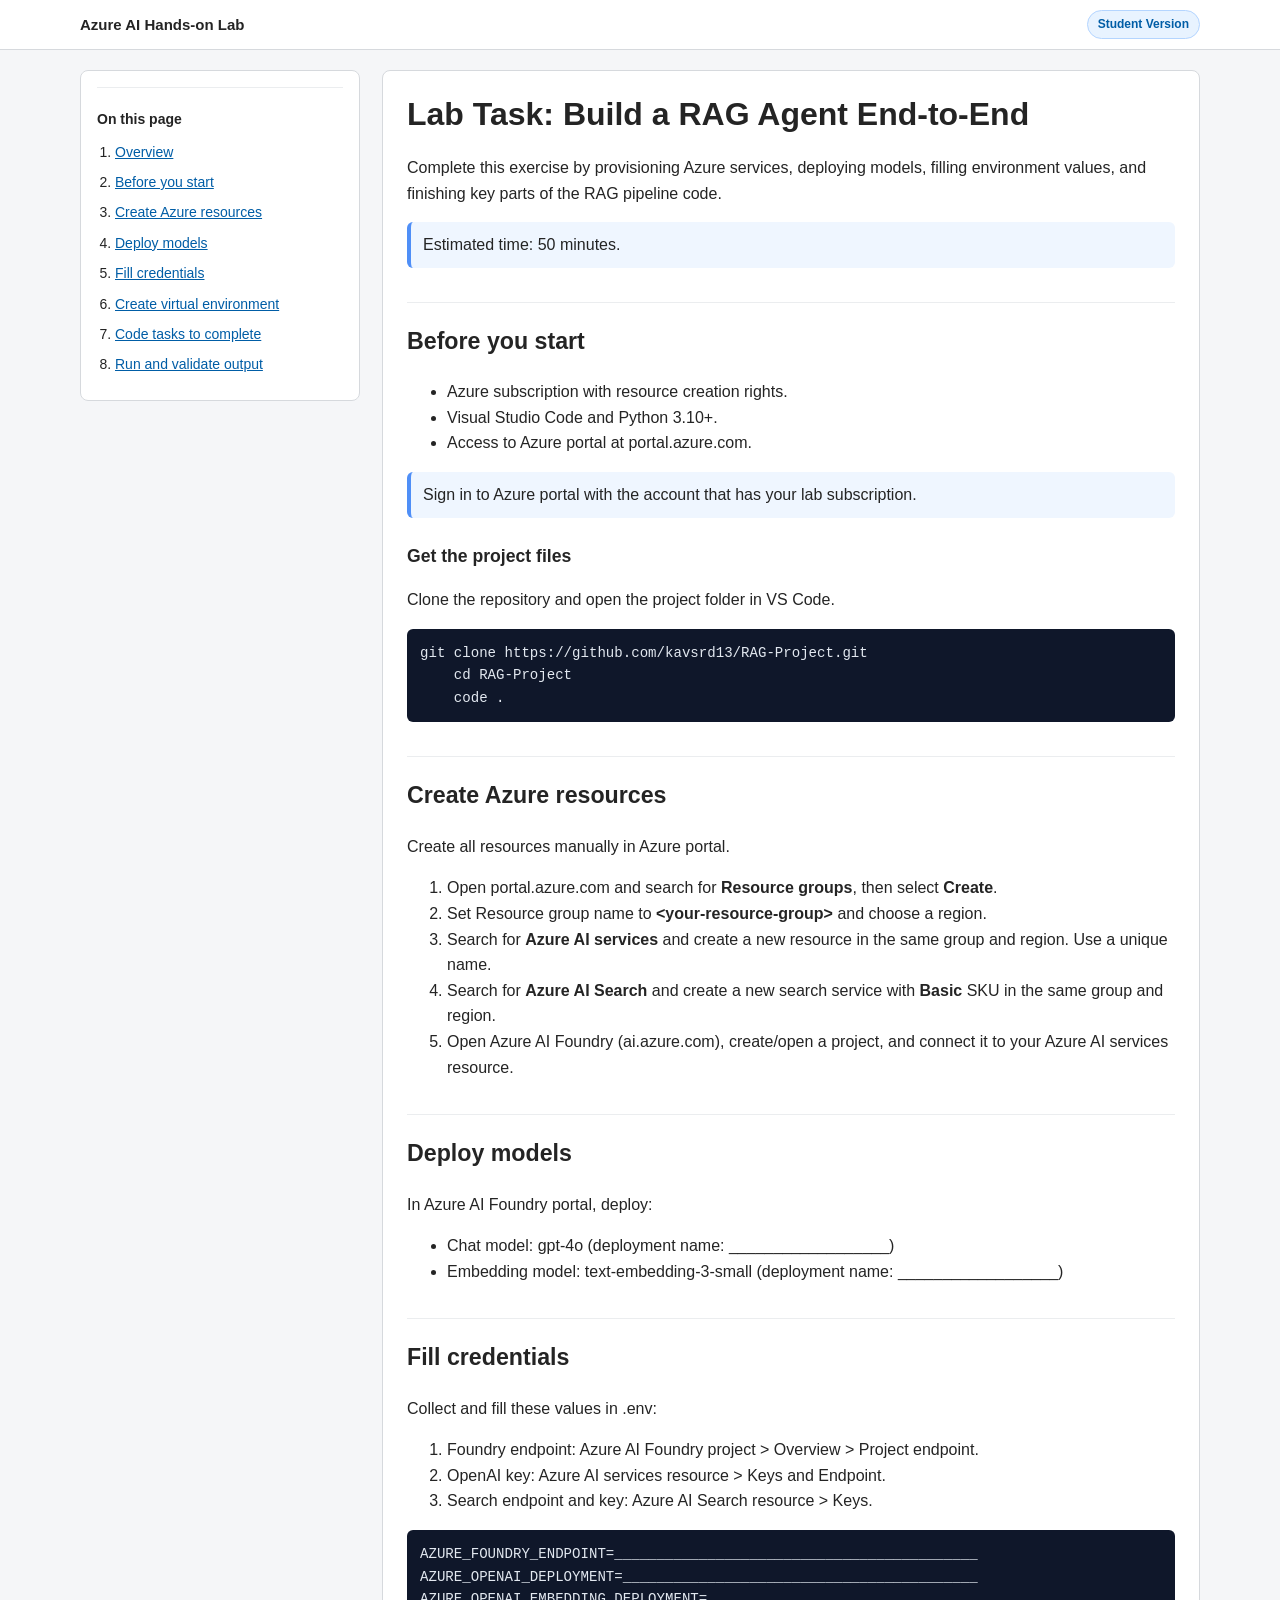
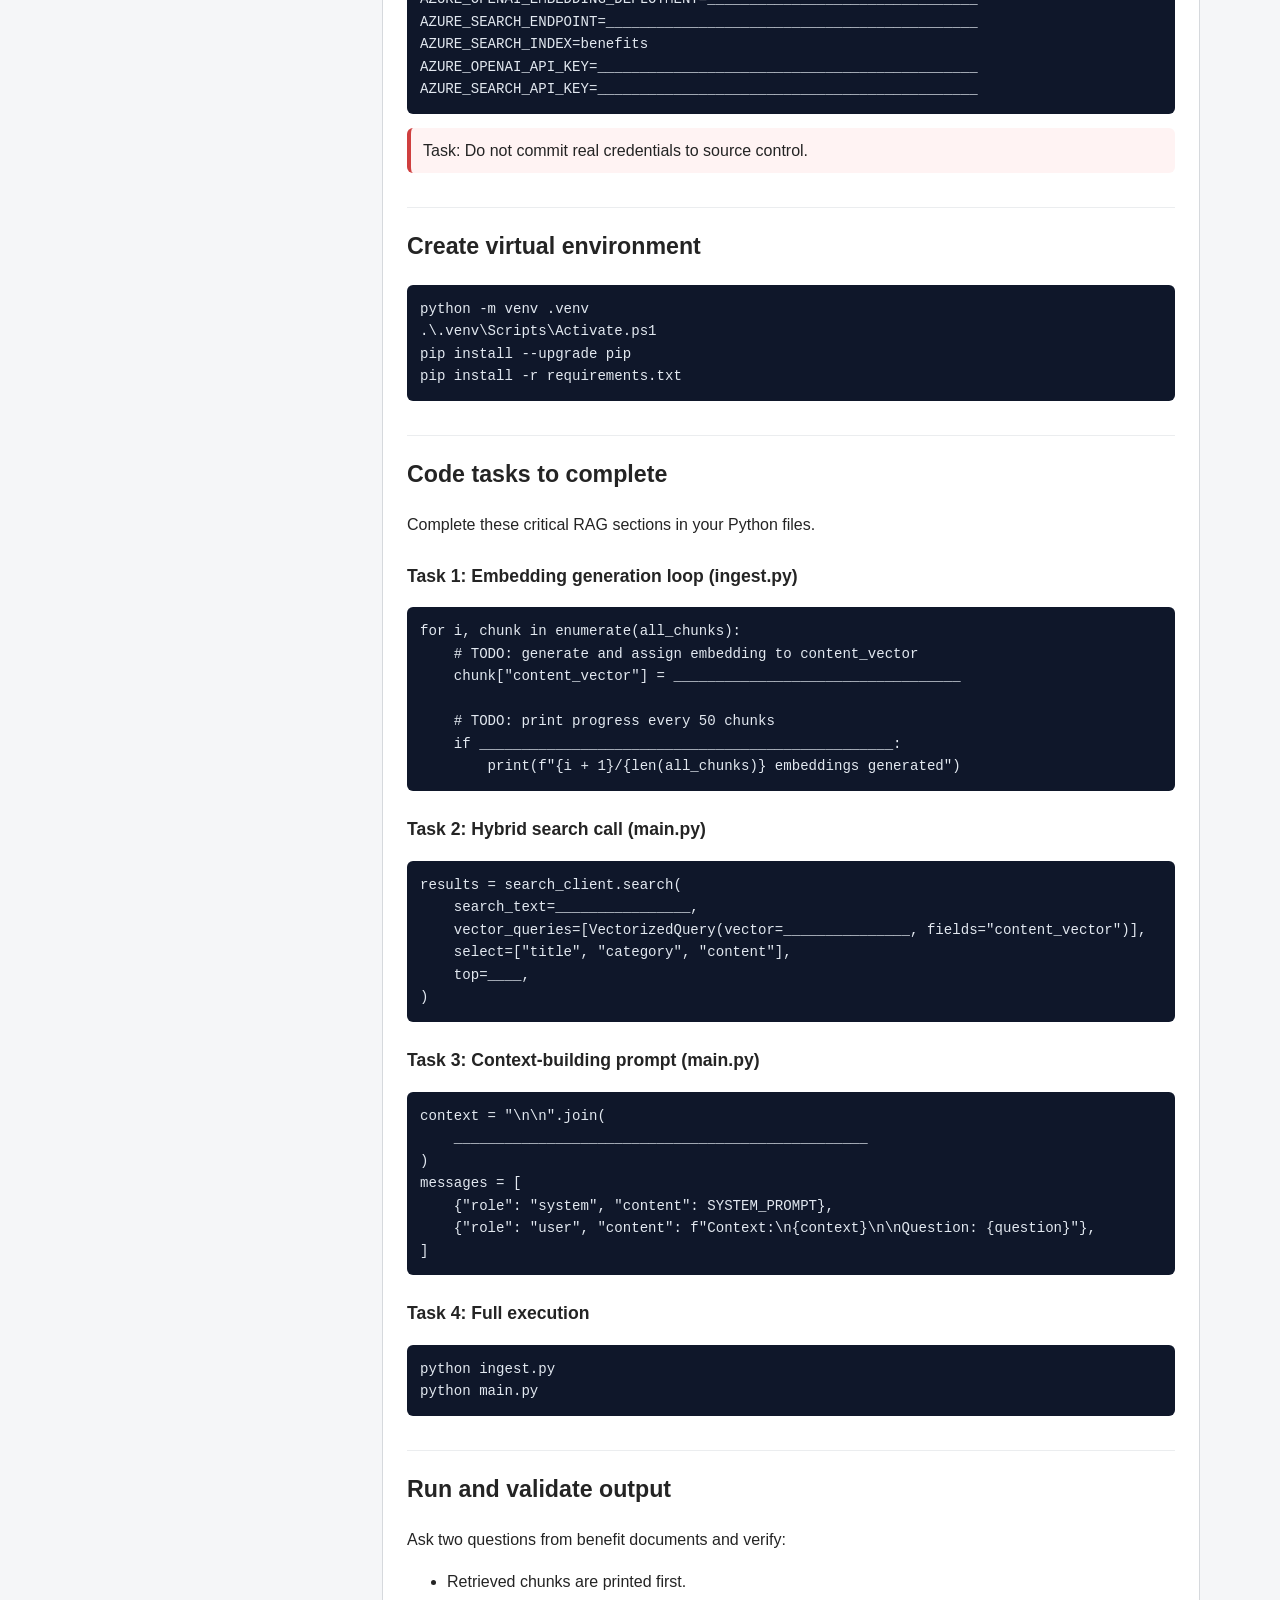
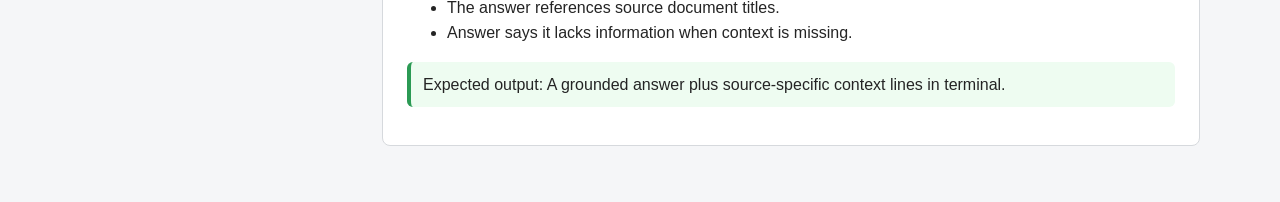
<file: labs/rag-foundry-search/student/index.html>
<!doctype html>
<html lang="en">
<head>
  <meta charset="utf-8" />
  <meta name="viewport" content="width=device-width, initial-scale=1" />
  <title>Lab Task - Build a RAG Agent with Azure AI Foundry and Azure AI Search</title>
  <link rel="stylesheet" href="../assets/lab.css" />
</head>
<body>
  <header class="topbar">
    <div class="topbar-inner">
      <div class="brand">Azure AI Hands-on Lab</div>
      <div class="pill">Student Version</div>
    </div>
  </header>

  <div class="layout">
    <aside class="toc">
      <h2>On this page</h2>
      <ol>
        <li><a href="#overview">Overview</a></li>
        <li><a href="#before-you-start">Before you start</a></li>
        <li><a href="#provision">Create Azure resources</a></li>
        <li><a href="#deploy-models">Deploy models</a></li>
        <li><a href="#credentials">Fill credentials</a></li>
        <li><a href="#env">Create virtual environment</a></li>
        <li><a href="#code-tasks">Code tasks to complete</a></li>
        <li><a href="#run">Run and validate output</a></li>
      </ol>
    </aside>

    <main class="content">
      <h1 id="overview">Lab Task: Build a RAG Agent End-to-End</h1>
      <p>
        Complete this exercise by provisioning Azure services, deploying models, filling environment values,
        and finishing key parts of the RAG pipeline code.
      </p>
      <div class="note">Estimated time: 50 minutes.</div>

      <h2 id="before-you-start">Before you start</h2>
      <ul>
        <li>Azure subscription with resource creation rights.</li>
        <li>Visual Studio Code and Python 3.10+.</li>
        <li>Access to Azure portal at portal.azure.com.</li>
      </ul>
      <div class="note">Sign in to Azure portal with the account that has your lab subscription.</div>

      <h3>Get the project files</h3>
      <p>Clone the repository and open the project folder in VS Code.</p>
      <pre><code>git clone https://github.com/kavsrd13/RAG-Project.git
    cd RAG-Project
    code .</code></pre>

      <h2 id="provision">Create Azure resources</h2>
      <p>Create all resources manually in Azure portal.</p>
      <ol>
        <li>Open portal.azure.com and search for <b>Resource groups</b>, then select <b>Create</b>.</li>
        <li>Set Resource group name to <b>&lt;your-resource-group&gt;</b> and choose a region.</li>
        <li>Search for <b>Azure AI services</b> and create a new resource in the same group and region. Use a unique name.</li>
        <li>Search for <b>Azure AI Search</b> and create a new search service with <b>Basic</b> SKU in the same group and region.</li>
        <li>Open Azure AI Foundry (ai.azure.com), create/open a project, and connect it to your Azure AI services resource.</li>
      </ol>

      <h2 id="deploy-models">Deploy models</h2>
      <p>In Azure AI Foundry portal, deploy:</p>
      <ul>
        <li>Chat model: gpt-4o (deployment name: __________________)</li>
        <li>Embedding model: text-embedding-3-small (deployment name: __________________)</li>
      </ul>

      <h2 id="credentials">Fill credentials</h2>
      <p>Collect and fill these values in .env:</p>
      <ol>
        <li>Foundry endpoint: Azure AI Foundry project > Overview > Project endpoint.</li>
        <li>OpenAI key: Azure AI services resource > Keys and Endpoint.</li>
        <li>Search endpoint and key: Azure AI Search resource > Keys.</li>
      </ol>
      <pre><code>AZURE_FOUNDRY_ENDPOINT=___________________________________________
AZURE_OPENAI_DEPLOYMENT=__________________________________________
AZURE_OPENAI_EMBEDDING_DEPLOYMENT=________________________________
AZURE_SEARCH_ENDPOINT=____________________________________________
AZURE_SEARCH_INDEX=benefits
AZURE_OPENAI_API_KEY=_____________________________________________
AZURE_SEARCH_API_KEY=_____________________________________________</code></pre>

      <div class="todo">Task: Do not commit real credentials to source control.</div>

      <h2 id="env">Create virtual environment</h2>
      <pre><code>python -m venv .venv
.\.venv\Scripts\Activate.ps1
pip install --upgrade pip
pip install -r requirements.txt</code></pre>

      <h2 id="code-tasks">Code tasks to complete</h2>
      <p>Complete these critical RAG sections in your Python files.</p>

      <h3>Task 1: Embedding generation loop (ingest.py)</h3>
      <pre><code>for i, chunk in enumerate(all_chunks):
    # TODO: generate and assign embedding to content_vector
    chunk["content_vector"] = __________________________________

    # TODO: print progress every 50 chunks
    if _________________________________________________:
        print(f"{i + 1}/{len(all_chunks)} embeddings generated")</code></pre>

      <h3>Task 2: Hybrid search call (main.py)</h3>
      <pre><code>results = search_client.search(
    search_text=________________,
    vector_queries=[VectorizedQuery(vector=_______________, fields="content_vector")],
    select=["title", "category", "content"],
    top=____,
)</code></pre>

      <h3>Task 3: Context-building prompt (main.py)</h3>
      <pre><code>context = "\n\n".join(
    _________________________________________________
)
messages = [
    {"role": "system", "content": SYSTEM_PROMPT},
    {"role": "user", "content": f"Context:\n{context}\n\nQuestion: {question}"},
]</code></pre>

      <h3>Task 4: Full execution</h3>
      <pre><code>python ingest.py
python main.py</code></pre>

      <h2 id="run">Run and validate output</h2>
      <p>Ask two questions from benefit documents and verify:</p>
      <ul>
        <li>Retrieved chunks are printed first.</li>
        <li>The answer references source document titles.</li>
        <li>Answer says it lacks information when context is missing.</li>
      </ul>

      <div class="success">Expected output: A grounded answer plus source-specific context lines in terminal.</div>
    </main>
  </div>
</body>
</html>
</file>
<file: labs/rag-foundry-search/assets/lab.css>
* {
	box-sizing: border-box;
}

body {
	margin: 0;
	font-family: "Segoe UI", Tahoma, Geneva, Verdana, sans-serif;
	line-height: 1.6;
	color: #242424;
	background: #f5f6f8;
}

a {
	color: #005da6;
}

.topbar {
	background: #ffffff;
	border-bottom: 1px solid #d6d9dd;
	position: sticky;
	top: 0;
	z-index: 10;
}

.topbar-inner {
	max-width: 1160px;
	margin: 0 auto;
	padding: 10px 20px;
	display: flex;
	align-items: center;
	justify-content: space-between;
	gap: 12px;
}

.brand {
	font-weight: 600;
	font-size: 15px;
}

.pill {
	border: 1px solid #b4d5ff;
	color: #005da6;
	background: #e8f3ff;
	padding: 4px 10px;
	border-radius: 100px;
	font-size: 12px;
	font-weight: 600;
}

.layout {
	max-width: 1160px;
	margin: 0 auto;
	display: grid;
	grid-template-columns: 280px minmax(0, 1fr);
	gap: 22px;
	padding: 20px;
}

.toc {
	position: sticky;
	top: 64px;
	align-self: start;
	background: #ffffff;
	border: 1px solid #d6d9dd;
	border-radius: 8px;
	padding: 16px;
}

.toc h2 {
	margin: 0 0 10px;
	font-size: 14px;
}

.toc ol {
	margin: 0;
	padding-left: 18px;
}

.toc li {
	margin: 8px 0;
	font-size: 14px;
}

.content {
	background: #ffffff;
	border: 1px solid #d6d9dd;
	border-radius: 8px;
	padding: 24px;
}

h1 {
	margin-top: 0;
	font-size: 2rem;
	line-height: 1.2;
}

h2 {
	margin-top: 34px;
	border-top: 1px solid #ebedef;
	padding-top: 20px;
	font-size: 1.45rem;
}

h3 {
	margin-top: 24px;
	font-size: 1.1rem;
}

pre {
	margin: 12px 0;
	background: #0f172a;
	color: #e2e8f0;
	border-radius: 6px;
	overflow-x: auto;
	padding: 13px;
	font-size: 0.88rem;
}

code {
	font-family: Consolas, "Courier New", monospace;
}

.note,
.warning,
.success,
.todo {
	border-radius: 6px;
	padding: 10px 12px;
	margin: 14px 0;
}

.note {
	background: #eff6ff;
	border-left: 4px solid #4f8ff7;
}

.warning {
	background: #fff8e6;
	border-left: 4px solid #d19a00;
}

.success {
	background: #eefcf1;
	border-left: 4px solid #2b9a54;
}

.todo {
	background: #fff3f3;
	border-left: 4px solid #cf3f3f;
}

table {
	width: 100%;
	border-collapse: collapse;
	margin: 12px 0;
}

th,
td {
	border: 1px solid #d6d9dd;
	padding: 8px;
	text-align: left;
	vertical-align: top;
}

th {
	background: #f7f8fa;
}

@media (max-width: 980px) {
	.layout {
		grid-template-columns: 1fr;
	}

	.toc {
		position: static;
	}
}
</file>
